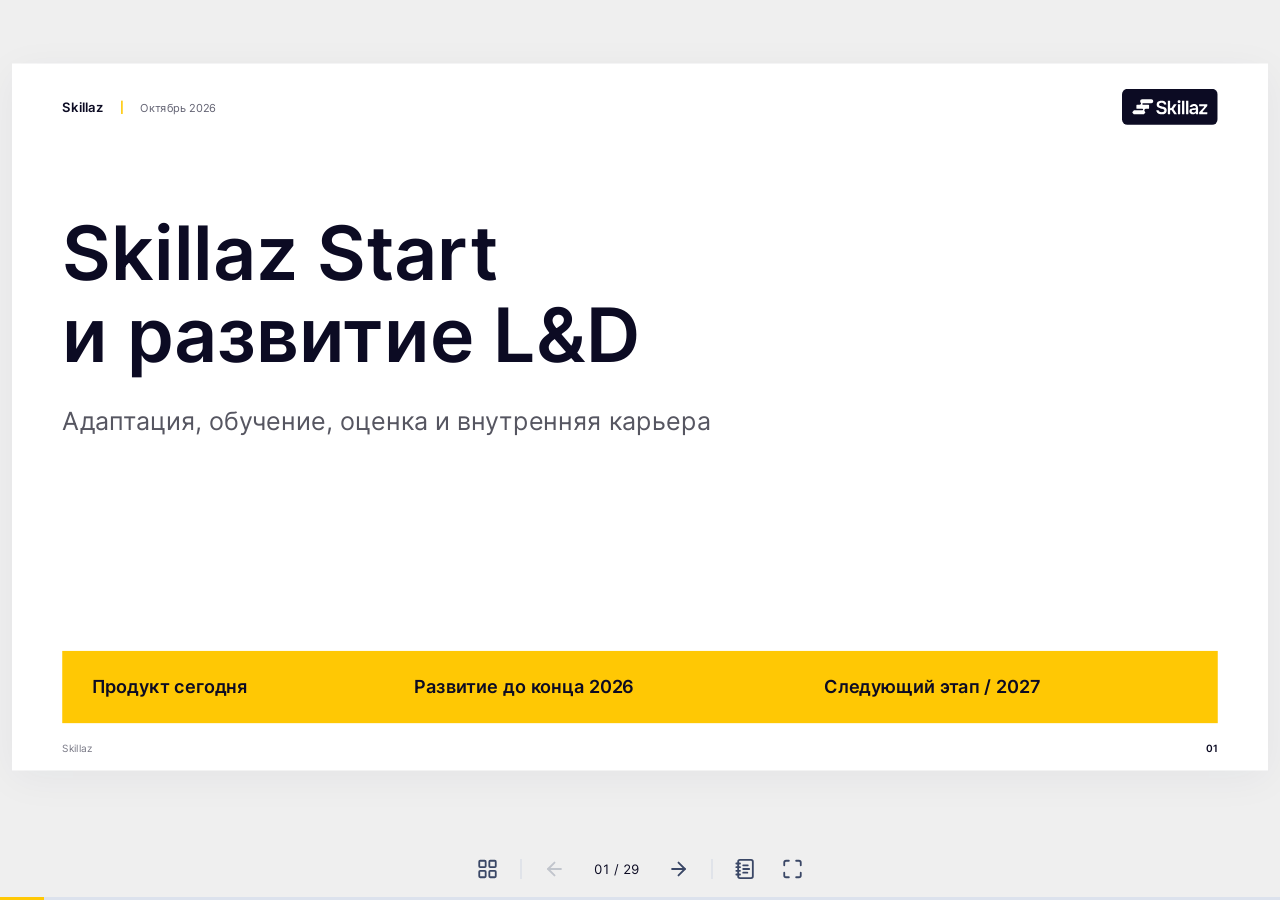
<file: start/index.html>
<!doctype html>
<html lang="ru">
<head>
  <meta charset="utf-8">
  <meta name="viewport" content="width=device-width, initial-scale=1">
  <meta name="theme-color" content="#ffc804">
  <title>Skillaz Start и развитие L&D</title>
  <link rel="stylesheet" href="theme-v2.css">
  <link rel="stylesheet" href="refinements-v2.css">
  <link rel="stylesheet" href="ai-2027.css">
<link rel="stylesheet" href="review-v4.css">
  <link rel="stylesheet" href="damate.css">
  <script defer src="assets/lucide.js"></script>
  <script defer src="image-sizes.js"></script>
  <script defer src="deck.js"></script>
  <script defer src="renderer-v2.js"></script>
</head>
<body>
  <div id="viewport"><main id="deck" aria-label="Skillaz Start и развитие L&D"></main></div>
  <nav class="controls" aria-label="Управление презентацией">
    <button id="overview-button" title="Содержание" aria-label="Содержание"><i data-lucide="layout-grid"></i></button>
    <span class="control-divider"></span>
    <button id="prev" title="Предыдущий слайд" aria-label="Предыдущий слайд"><i data-lucide="arrow-left"></i></button>
    <span id="counter" aria-live="polite"></span>
    <button id="next" title="Следующий слайд" aria-label="Следующий слайд"><i data-lucide="arrow-right"></i></button>
    <span class="control-divider"></span>
    <button id="notes-button" title="Источники и заметки" aria-label="Источники и заметки"><i data-lucide="notebook-text"></i></button>
    <button id="fullscreen" title="Полный экран" aria-label="Полный экран"><i data-lucide="maximize"></i></button>
  </nav>
  <div class="progress" aria-hidden="true"><span id="progress"></span></div>
  <dialog id="overview"><header><h2>Содержание</h2><button data-close="overview" aria-label="Закрыть"><i data-lucide="x"></i></button></header><div id="overview-content"></div></dialog>
  <dialog id="notes"><header><h2>Источники и заметки</h2><button data-close="notes" aria-label="Закрыть"><i data-lucide="x"></i></button></header><div id="notes-content"></div></dialog>
  <dialog id="lightbox"><header><span id="image-title"></span><div><button id="image-zoom" title="Масштаб 100%" aria-label="Масштаб 100%"><i data-lucide="zoom-in"></i></button><button data-close="lightbox" aria-label="Закрыть изображение"><i data-lucide="x"></i></button></div></header><div id="image-scroll"><img id="large-image" alt=""></div></dialog>
</body>
</html>
</file>
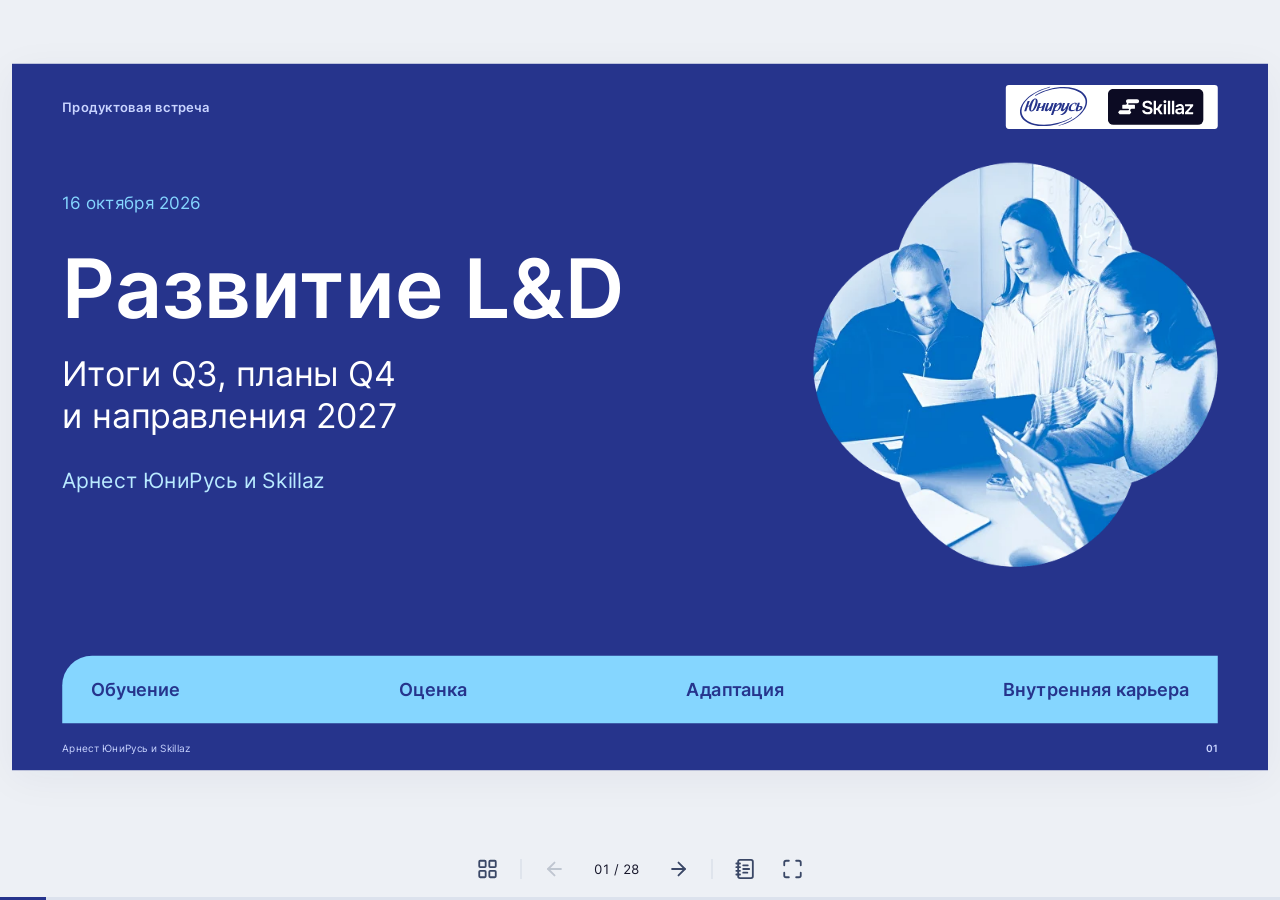
<file: unirus/index.html>
<!doctype html>
<html lang="ru">
<head>
  <meta charset="utf-8">
  <meta name="viewport" content="width=device-width, initial-scale=1">
  <meta name="theme-color" content="#1749df">
  <title>Арнест ЮниРусь × Skillaz | Развитие L&D 2026</title>
  <link rel="stylesheet" href="theme-v2.css">
  <link rel="stylesheet" href="refinements-v2.css">
  <link rel="stylesheet" href="ai-2027.css">
<link rel="stylesheet" href="review-v4.css">
  <script defer src="assets/lucide.js"></script>
  <script defer src="image-sizes.js"></script>
  <script defer src="deck-v2.js"></script>
  <script defer src="renderer-v2.js"></script>
</head>
<body>
  <div id="viewport"><main id="deck" aria-label="Презентация для Арнест ЮниРусь"></main></div>
  <nav class="controls" aria-label="Управление презентацией">
    <button id="overview-button" title="Содержание" aria-label="Содержание"><i data-lucide="layout-grid"></i></button>
    <span class="control-divider"></span>
    <button id="prev" title="Предыдущий слайд" aria-label="Предыдущий слайд"><i data-lucide="arrow-left"></i></button>
    <span id="counter" aria-live="polite"></span>
    <button id="next" title="Следующий слайд" aria-label="Следующий слайд"><i data-lucide="arrow-right"></i></button>
    <span class="control-divider"></span>
    <button id="notes-button" title="Источники и заметки" aria-label="Источники и заметки"><i data-lucide="notebook-text"></i></button>
    <button id="fullscreen" title="Полный экран" aria-label="Полный экран"><i data-lucide="maximize"></i></button>
  </nav>
  <div class="progress" aria-hidden="true"><span id="progress"></span></div>
  <dialog id="overview"><header><h2>Содержание</h2><button data-close="overview" aria-label="Закрыть"><i data-lucide="x"></i></button></header><div id="overview-content"></div></dialog>
  <dialog id="notes"><header><h2>Источники и заметки</h2><button data-close="notes" aria-label="Закрыть"><i data-lucide="x"></i></button></header><div id="notes-content"></div></dialog>
  <dialog id="lightbox"><header><span id="image-title"></span><div><button id="image-zoom" title="Масштаб 100%" aria-label="Масштаб 100%"><i data-lucide="zoom-in"></i></button><button data-close="lightbox" aria-label="Закрыть изображение"><i data-lucide="x"></i></button></div></header><div id="image-scroll"><img id="large-image" alt=""></div></dialog>
</body>
</html>
</file>
<file: start/theme-v2.css>
@font-face{font-family:Inter;src:url('assets/Inter-Regular.ttf')}@font-face{font-family:Inter;src:url('assets/Inter-SemiBold.ttf');font-weight:600}@font-face{font-family:Inter;src:url('assets/Inter-Bold.ttf');font-weight:700}
*{box-sizing:border-box}html,body{margin:0;height:100%;font-family:Inter,Arial,sans-serif;letter-spacing:0;color:#0c0b23;background:#edf0f5}button{font:inherit;cursor:pointer}button:focus-visible,a:focus-visible{outline:3px solid #394165;outline-offset:4px}button svg{width:22px;height:22px}#viewport{height:calc(100dvh - 66px);display:flex;align-items:center;justify-content:center;overflow:hidden}#deck{width:1600px;height:900px;flex:none;transform-origin:center;position:relative;background:white;box-shadow:0 10px 50px #1722450d}.slide{display:none;position:absolute;inset:0;padding:26px 64px 22px;overflow:hidden;background:white}.slide.active{display:flex;flex-direction:column}.slide-top{display:flex;align-items:center;justify-content:space-between;height:58px;flex:none;margin-bottom:24px}.section-label{font-size:17px;font-weight:600;color:#0c0b23}.logos{display:flex;gap:24px;align-items:center}.logos img:first-child{width:88px;height:56px;object-fit:contain}.logos img:last-child{width:122px;height:46px;object-fit:contain}.content{flex:1;min-height:0;display:flex;flex-direction:column;position:relative}.slide h1,.slide h2,.slide h3,.slide p{margin:0}.slide h2{font-size:48px;font-weight:600;line-height:1.13;white-space:pre-line;color:#0c0b23;max-width:1450px}.subtitle{font-size:23px;line-height:1.4;color:#555c73;margin-top:12px!important;max-width:1400px}.slide-footer{display:flex;justify-content:space-between;font-size:13px;color:#8d92a3;flex:none;height:26px;padding-top:12px;margin-top:12px}.slide-footer span:last-child{font-weight:600;color:#0c0b23}.visual{position:relative;min-width:0;min-height:0;display:flex;align-items:center;justify-content:center;flex:1}.visual>button{display:block;border:0;padding:0;background:none;max-width:100%;width:100%;height:100%;position:relative;cursor:zoom-in}.image-crop{display:block;position:relative;width:100%;max-height:100%;overflow:hidden;border-radius:7px;background:white;box-shadow:0 14px 38px #2138581c,0 2px 7px #2138580a}.image-crop img{position:absolute;max-width:none;height:auto;display:block}.zoom-mark{position:absolute;right:10px;bottom:10px;pointer-events:none;opacity:0;background:white;padding:6px;border-radius:4px;box-shadow:0 2px 8px #0002}.visual:hover .zoom-mark{opacity:1}.zoom-mark svg{width:19px;height:19px}.takeaway{font-size:21px;line-height:1.4;margin-top:24px!important;padding:18px 24px;background:#efefef;color:#0c0b23;border-radius:0 20px 20px 0;flex:none}.item-number{display:none}.pair-grid{display:grid;grid-template-columns:1fr 1fr;gap:40px;margin-top:32px;flex:1;min-height:0}.pair-grid>article{display:flex;flex-direction:column;min-height:0}.pair-grid h3{font-size:28px;font-weight:600;margin-bottom:10px}.pair-grid p{font-size:21px;line-height:1.35;color:#60677a;margin-bottom:22px;min-height:57px;max-width:680px}.pair-grid .visual{align-items:flex-start}.pair-grid .visual>button{display:flex;align-items:flex-start;justify-content:center}.pair-grid .image-crop{width:min(100%,calc(440px * var(--ratio)));max-height:440px}.pair.ai .pair-grid{gap:90px}.pair.ai .image-crop{width:min(100%,calc(475px * var(--ratio)));max-height:475px}.pair.ai .pair-grid>article{display:grid;grid-template-columns:1fr 385px;grid-template-rows:auto 1fr;column-gap:18px}.pair.ai h3{grid-column:1;grid-row:1;padding-top:45px;font-size:26px}.pair.ai p{grid-column:1;grid-row:2;padding-top:10px;font-size:21px}.pair.ai .visual{grid-column:2;grid-row:1/3}.pair.checkpoints .image-crop{width:min(100%,calc(415px * var(--ratio)));max-height:415px}.pair.editor .image-crop{width:min(100%,calc(410px * var(--ratio)));max-height:410px}.wide-layout{display:grid;grid-template-columns:minmax(0,1fr) 320px;gap:42px;flex:1;min-height:0;margin-top:32px;align-items:center}.wide-layout .visual{height:100%}.wide-layout .visual>button{display:flex;align-items:center;justify-content:center}.wide-layout .image-crop{width:min(100%,calc(550px * var(--ratio)));max-height:550px}.side-items{display:flex;flex-direction:column;gap:34px;padding-left:8px}.side-items h3,.feature-items h3{font-size:26px;font-weight:600;line-height:1.2;margin-bottom:10px}.side-items p,.feature-items p{font-size:21px;line-height:1.42;color:#5b6378}.feature-layout{display:grid;grid-template-columns:390px minmax(0,1fr);gap:58px;flex:1;min-height:0;margin-top:30px;align-items:center}.feature-items{display:flex;flex-direction:column;gap:32px}.feature-layout .visual{height:100%}.feature-layout .visual>button{display:flex;align-items:center;justify-content:center}.feature-layout .image-crop{width:min(100%,calc(530px * var(--ratio)));max-height:530px}.feature#goals-q3 .image-crop{width:min(100%,calc(485px * var(--ratio)));max-height:485px}.feature#goals-q3 .feature-layout{grid-template-columns:430px 1fr}.feature#career-q4 .feature-layout{grid-template-columns:350px 1fr}.ats-flow{display:grid;grid-template-columns:1fr 70px 1fr 70px 1fr;gap:15px;align-items:center;margin-top:38px}.ats-flow article{padding:24px;background:#efefef;border-radius:8px;min-height:160px}.ats-flow article:nth-of-type(2){background:#efefef}.ats-flow article:last-child{background:#fff3c7}.ats-flow small{font-size:16px;color:#626c80}.ats-flow h3{font-size:27px;margin:9px 0}.ats-flow p{font-size:21px;line-height:1.3}.flow-arrow{display:flex;align-items:center;justify-content:center;color:#0c0b23}.flow-arrow svg{width:34px;height:34px}.ats-evidence{display:grid;grid-template-columns:370px 1fr;gap:54px;align-items:center;flex:1;min-height:0;margin-top:35px}.ats-evidence h3{font-size:28px;line-height:1.25;margin-bottom:16px}.ats-evidence p{font-size:23px;color:#5b6378;line-height:1.45}.ats-evidence .visual{height:100%}.ats-evidence .visual>button{display:flex;align-items:center;justify-content:center}.ats-evidence .image-crop{width:min(100%,calc(335px * var(--ratio)));max-height:335px}
.cover{background:#0c0b23;color:white}.cover .section-label,.cover .slide-footer,.cover .slide-footer span:last-child{color:#c9d4ff}.cover .logos{background:white;padding:0 18px;border-radius:4px}.cover-copy{padding-top:56px;max-width:850px;z-index:1}.eyebrow{font-size:22px;color:#ffc804}.cover h1{font-size:105px;line-height:1.06;font-weight:600;margin-top:40px}.cover-subtitle{font-size:43px;line-height:1.25;margin-top:27px!important}.cover-client{font-size:27px;color:#b9eaff;margin-top:38px!important}.cover-photo{position:absolute;width:515px;height:515px;object-fit:contain;right:0;top:18px}.cover-ribbon{margin-top:auto;background:#ffc804;color:#0c0b23;border-radius:38px 0 0 0;padding:29px 36px;display:flex;justify-content:space-between;font-size:23px;font-weight:600}.chapter{background:#efefef}.chapter.q4{background:#efefef}.chapter-heading{display:grid;grid-template-columns:300px 1fr;align-items:center;gap:70px;margin:28px 0 50px}.quarter{font-size:148px;font-weight:600;line-height:1;color:#0c0b23}.chapter h2{font-size:59px}.chapter-items{display:grid;grid-template-columns:1fr 1fr;gap:36px 72px}.chapter-items article{display:grid;grid-template-columns:60px 1fr}.chapter-items .item-number{display:block;grid-row:1/3;font-size:22px;color:#394165;margin-top:5px}.chapter-items h3{font-size:31px;font-weight:600;margin-bottom:13px}.chapter-items p{font-size:24px;line-height:1.38;max-width:560px;color:#535c6f}.chapter-dates{display:flex;justify-content:space-between;font-size:21px;margin-top:auto;padding:28px 0 4px;color:#3b523e}.chapter-dates b{color:#236320;margin-right:12px}.date-line{display:grid;grid-template-columns:1fr 1fr;gap:70px;margin-top:38px}.date-line>div{background:#efefef;padding:20px 30px 27px}.date-line>div:last-child{background:#fff3c7}.date-line strong{font-size:105px;font-weight:600;color:#0c0b23}.date-line span{font-size:33px;margin-left:20px}.date-line h3{font-size:28px;font-weight:600;margin-top:5px}.timing-items{display:grid;grid-template-columns:repeat(3,1fr);gap:48px;margin-top:42px}.timing-items h3{font-size:27px;line-height:1.2;margin-bottom:16px}.timing-items p{font-size:22px;line-height:1.4;color:#5b6378}.timing .takeaway{margin-top:auto!important}.closing{background:#efefef}.closing h2{font-size:74px;margin-top:40px}.closing .subtitle{font-size:30px;max-width:1100px;margin-top:24px!important}.closing-items{display:grid;grid-template-columns:repeat(3,1fr);gap:58px;margin-top:66px}.closing-items .item-number{display:block;font-size:24px;color:#394165;margin-bottom:22px}.closing-items h3{font-size:32px;margin-bottom:17px}.closing-items p{font-size:24px;line-height:1.5;color:#596478}.closing-sign{margin-top:auto!important;font-size:35px;font-weight:600;color:#0c0b23}.closing-sign span{font-weight:400;margin:0 20px;color:#394165}
.workflow-diagram{margin-top:58px}.workflow-main{display:grid;grid-template-columns:220px 35px 235px 35px 260px 35px 235px 35px 245px;gap:13px;align-items:center}.flow-node,.parallel article{padding:24px 22px;border-radius:7px;background:#edf6ff;box-shadow:0 10px 24px #1d335515;min-height:260px}.flow-node small,.parallel small{font-size:16px;color:#5a6990;display:block;margin-bottom:20px}.flow-node>svg{width:33px;height:33px;color:#0c0b23;margin-bottom:18px}.flow-node h3,.parallel h3{font-size:25px;font-weight:600;line-height:1.18;margin-bottom:13px}.flow-node p,.parallel p{font-size:19px;color:#5b6378;line-height:1.38}.parallel{display:grid;gap:20px}.parallel article{min-height:135px;background:#efefef}.parallel article:first-child{background:#efefef}.decision{background:#efefef}.finish{background:#fff3c7}.return-path{margin:30px 272px 0 545px;display:flex;gap:25px;align-items:center;padding:18px 0;border-top:2px solid #c9cce8;color:#0c0b23}.return-path span{font-size:19px;display:flex;gap:10px;align-items:center;white-space:nowrap}.return-path svg{width:25px;height:25px}.return-path p{font-size:17px;line-height:1.3;color:#626a7b}.workflow-bottom{margin-top:30px;display:grid;grid-template-columns:1fr 1fr;gap:60px}.workflow-bottom p{font-size:22px;line-height:1.5;color:#626a7b}.workflow-bottom b{color:#0c0b23}.concept-note{font-size:17px;color:#838b9e;margin-top:auto!important}
.controls{position:fixed;bottom:10px;left:50%;transform:translateX(-50%);height:42px;display:flex;gap:7px;align-items:center;z-index:30}.controls button,dialog header button{border:0;background:transparent;color:#3a4766;display:flex;align-items:center;justify-content:center;width:40px;height:40px;border-radius:6px}.controls button:hover,dialog header button:hover{background:#dce3ef}.controls button:disabled{opacity:.25;cursor:default}#counter{font-size:13px;min-width:70px;text-align:center;font-variant-numeric:tabular-nums}.control-divider{width:1px;height:20px;background:#d1d8e4;margin:0 6px}.progress{position:fixed;bottom:0;height:3px;left:0;right:0;background:#dce2ed}.progress span{display:block;height:100%;background:#0c0b23;transition:width .2s}dialog{border:0;border-radius:12px;box-shadow:0 20px 100px #18244335;width:min(900px,94vw);max-height:88vh;padding:25px;color:#0c0b23}dialog::backdrop{background:#151c3a99;backdrop-filter:blur(3px)}dialog header{display:flex;align-items:center;justify-content:space-between;gap:20px;margin-bottom:15px}dialog header h2{font-size:23px;margin:0}dialog header>div{display:flex}#overview-content{display:grid;grid-template-columns:1fr 1fr;gap:6px 16px}#overview-content h3{grid-column:1/-1;font-size:16px;color:#0c0b23;margin:20px 0 8px}#overview-content button{text-align:left;border:0;background:#f4f6fa;padding:12px;display:flex;gap:15px;font-size:15px;border-radius:4px}#overview-content button.current{background:#e1f0ff;color:#0c0b23}#overview-content button span{color:#8c95a8}#notes-content{font-size:18px;line-height:1.6}#notes-content a{display:block;color:#0c0b23;margin-top:12px}#lightbox{width:96vw;max-width:1800px;height:93vh;max-height:93vh;padding:18px}#image-title{font-size:18px}#image-scroll{height:calc(100% - 58px);overflow:auto;display:flex;align-items:flex-start;justify-content:center;background:#f2f4f8}#large-image{max-width:100%;max-height:100%;object-fit:contain}#image-scroll.actual{display:block}#image-scroll.actual img{max-width:none;max-height:none}
@media(max-width:760px){html,body{height:auto}#viewport{display:block;height:auto;overflow:visible;padding:0 0 65px}#deck{width:100%;height:auto;box-shadow:none}.slide{position:relative;padding:20px 22px 25px;min-height:calc(100dvh - 65px);overflow:hidden}.slide-top{margin-bottom:27px;height:42px}.section-label{font-size:12px;max-width:150px}.logos{gap:10px}.logos img:first-child{width:53px;height:38px}.logos img:last-child{width:70px;height:30px}.slide h2{font-size:32px}.subtitle{font-size:18px;margin-top:14px!important}.slide-footer{font-size:11px;margin-top:25px}.content{gap:0}.pair-grid{grid-template-columns:1fr;gap:35px;margin-top:27px}.pair-grid h3{font-size:24px}.pair-grid p{font-size:18px;min-height:0;margin-bottom:16px}.pair-grid .visual{min-height:0}.visual>button{height:auto!important}.image-crop{max-height:none!important;width:100%!important}.pair.ai .pair-grid{gap:32px}.pair.ai .pair-grid>article{display:flex}.pair.ai h3,.pair.ai p{padding-top:0}.pair.ai .visual{width:min(100%,360px);align-self:center}.takeaway{font-size:17px;padding:16px 18px;margin-top:27px!important}.wide-layout,.feature-layout,.feature#goals-q3 .feature-layout,.feature#career-q4 .feature-layout{display:flex;flex-direction:column;gap:28px;margin-top:28px;align-items:stretch}.wide-layout .visual{order:0}.side-items{order:1}.feature-items{order:1}.side-items,.feature-items{gap:23px;padding:0}.side-items h3,.feature-items h3{font-size:23px}.side-items p,.feature-items p{font-size:18px}.ats-flow{grid-template-columns:1fr;gap:12px;margin-top:25px}.ats-flow article{min-height:0;padding:20px}.ats-flow h3{font-size:24px}.ats-flow p{font-size:18px}.ats-flow .flow-arrow{transform:rotate(90deg);height:30px}.ats-evidence{display:flex;flex-direction:column;gap:23px;margin-top:30px}.ats-evidence h3{font-size:24px}.ats-evidence p{font-size:18px}.cover-copy{padding-top:15px;max-width:none}.cover h1{font-size:53px;margin-top:22px}.eyebrow{font-size:17px}.cover-subtitle{font-size:29px;margin-top:20px!important}.cover-client{font-size:20px;margin-top:21px!important}.cover-photo{position:static;width:230px;height:230px;align-self:center;margin:30px 0}.cover-ribbon{font-size:16px;display:grid;grid-template-columns:1fr 1fr;gap:17px;padding:23px;border-radius:20px 0 0 0}.cover .logos{padding:0 8px}.chapter-heading{display:block;margin:15px 0 28px}.quarter{font-size:80px;display:block;margin-bottom:25px}.chapter h2{font-size:33px}.chapter-items{grid-template-columns:1fr;gap:27px}.chapter-items article{grid-template-columns:40px 1fr}.chapter-items h3{font-size:25px;margin-bottom:10px}.chapter-items p{font-size:19px}.chapter-items .item-number{font-size:17px}.chapter-dates{flex-direction:column;gap:16px;font-size:17px;line-height:1.5;padding-top:35px}.chapter-dates b{display:block}.date-line{grid-template-columns:1fr;gap:20px;margin-top:27px}.date-line strong{font-size:72px}.date-line span{font-size:26px}.date-line h3{font-size:23px}.timing-items{grid-template-columns:1fr;gap:24px;margin-top:28px}.timing-items h3{font-size:24px}.timing-items p{font-size:18px}.timing .takeaway{margin-top:26px!important}.closing h2{font-size:42px;margin-top:25px}.closing .subtitle{font-size:22px}.closing-items{grid-template-columns:1fr;gap:28px;margin-top:35px}.closing-items .item-number{font-size:18px;margin-bottom:10px}.closing-items h3{font-size:26px}.closing-items p{font-size:19px}.closing-sign{font-size:24px;margin-top:38px!important}.closing-sign span{margin:0 8px}.workflow-diagram{margin-top:32px}.workflow-main{display:flex;flex-direction:column;gap:16px}.flow-node,.parallel{width:100%}.flow-node{min-height:0}.workflow-main>.flow-arrow{transform:rotate(90deg)}.parallel{gap:16px}.flow-node h3,.parallel h3{font-size:25px}.return-path{margin:25px 0 0;display:block}.return-path p{margin-top:12px}.workflow-bottom{grid-template-columns:1fr;gap:20px}.workflow-bottom p{font-size:19px}.concept-note{font-size:15px;margin-top:22px!important}.controls{width:100%;justify-content:center;gap:4px;background:#edf0f5;height:50px;bottom:3px}.control-divider{margin:0 3px}#overview-content{grid-template-columns:1fr}#lightbox{padding:10px}#image-title{font-size:14px}}
@media print{@page{size:1600px 900px;margin:0}html,body{height:auto;background:white}#viewport{display:block;height:auto;padding:0;overflow:visible}#deck{transform:none!important;height:auto;width:1600px;box-shadow:none}.slide,.slide.active{position:relative;display:flex;width:1600px;height:900px;break-after:page;print-color-adjust:exact;-webkit-print-color-adjust:exact}.controls,.progress,dialog{display:none!important}}
</file>
<file: start/refinements-v2.css>
/* Keep captions outside the screenshot area on evidence-heavy slides. */
.pair .takeaway{font-size:18px;padding:0;background:none;border-radius:0;margin-top:18px!important;color:#626b82}
.pair-grid .image-crop{width:min(100%,calc(410px * var(--ratio)));max-height:410px}
.detail-stack{display:flex;flex-direction:column;gap:22px;min-height:0;flex:1}
.detail-stack .visual{flex:0 0 auto;display:block}
.detail-stack .visual>button{height:auto}
.pair.editor .detail-stack .image-crop{width:100%;max-height:none}
.pair.editor .pair-grid{gap:50px}
.feature#goals-q3 .feature-layout{grid-template-columns:410px 1fr;gap:40px}
.feature#goals-q3 .image-crop{width:min(100%,calc(490px * var(--ratio)));max-height:490px}
@media(max-width:760px){.feature#goals-q3 .feature-layout{display:flex;gap:26px}.pair .takeaway{font-size:17px;line-height:1.45;margin-top:25px!important}.detail-stack{gap:20px}.pair.editor .pair-grid{gap:35px}}
</file>
<file: start/ai-2027.css>
.ai-period{display:flex;gap:20px;align-items:baseline;margin:26px 0 25px;color:#0c0b23;font-size:23px}.ai-period span{font-size:16px;color:#81879c}.ai-actors{display:grid;gap:48px;grid-template-columns:repeat(2,minmax(0,1fr));flex:1;min-height:0}.ai-actors.count-3{grid-template-columns:repeat(3,minmax(0,1fr));gap:40px}.ai-actors article{display:flex;flex-direction:column;min-height:0}.actor-heading{display:flex;gap:18px;align-items:center;margin-bottom:21px}.actor-heading>svg{width:36px;height:36px;color:#0c0b23;flex:none}.actor-heading small{font-size:16px;color:#737d91;display:block;margin-bottom:7px}.actor-heading h3{font-size:30px;font-weight:600}.ai-route{padding:19px 23px;background:#e6f6ff;display:grid;grid-template-columns:1fr 24px 1fr;gap:20px;align-items:center;min-height:104px;font-size:21px;line-height:1.3}.ai-route>svg{width:24px;height:24px;transform:rotate(-90deg);color:#0c0b23}.ai-route b{font-weight:600;color:#0c0b23}.ai-actors article:nth-child(2) .ai-route{background:#ecf7e7}.ai-actors article:nth-child(3) .ai-route{background:#efefef}.ai-actors ul{margin:26px 0 0;padding-left:23px;display:grid;gap:18px}.ai-actors li{font-size:22px;line-height:1.4;padding-left:3px;color:#545f75}.ai-actors li::marker{color:#0c0b23}.ai-result{font-size:19px;line-height:1.4;color:#0c0b23;margin-top:auto!important;padding-top:18px}.aimap .takeaway{font-size:19px;margin-top:24px!important;padding:16px 22px}.count-3 .ai-route{grid-template-columns:1fr;gap:7px;min-height:150px;padding:16px 22px}.count-3 .ai-route svg{transform:none;width:19px;height:19px}.count-3 .ai-actors li{font-size:21px}.count-3 .actor-heading h3{font-size:28px}.count-3 ul{gap:14px;margin-top:20px}.count-3 li{font-size:20px}.count-3 .ai-result{font-size:17px}
.cover-subtitle{white-space:pre-line}
@media(max-width:760px){.ai-period{display:block;margin:24px 0;font-size:22px}.ai-period span{display:block;font-size:15px;margin-top:8px}.ai-actors,.ai-actors.count-3{display:flex;flex-direction:column;gap:35px}.actor-heading h3{font-size:26px}.actor-heading small{font-size:14px}.ai-route{grid-template-columns:1fr;gap:9px;font-size:20px}.ai-route svg{transform:none}.ai-actors li,.count-3 li{font-size:18px}.ai-actors ul{gap:14px;margin-top:22px}.ai-result,.count-3 .ai-result{font-size:17px;margin-top:18px!important}.aimap .takeaway{font-size:17px;margin-top:30px!important}.actor-heading{gap:13px}}
</file>
<file: start/review-v4.css>
.full-pair{display:grid;grid-template-columns:1fr 1fr;gap:36px;margin-top:24px;min-height:0;flex:1}
.full-pair article{display:flex;flex-direction:column;min-height:0}
.full-pair h3{font-size:26px;font-weight:600;line-height:1.2;margin-bottom:9px}
.full-pair p{font-size:20px;line-height:1.35;color:#60677a;margin-bottom:18px;min-height:54px}
.full-picture{display:flex;align-items:flex-start;justify-content:center;min-height:0;min-width:0;flex:1;border:0;background:transparent;padding:0;cursor:zoom-in}
.full-picture img{display:block;object-fit:contain;max-width:100%;max-height:100%;width:auto;height:auto;box-shadow:0 12px 32px #21385824;border-radius:4px}
.fullpair .full-picture img{max-height:515px}
.fullimage .full-picture{margin-top:22px;align-items:center}
.fullimage .full-picture img{max-height:570px}
.thanks{background:#efefef}
.thanks .content{justify-content:center;align-items:center}
.thanks h1{font-size:96px;line-height:1.15;font-weight:600;color:#0c0b23;text-align:center}
.thanks .slide-footer span:first-child{visibility:hidden}
.gateway-flow{display:grid;grid-template-columns:1fr 30px 1.12fr 30px 1.1fr 30px 1.1fr 30px 1.13fr;gap:10px;align-items:stretch;margin-top:30px}
.gateway-step{padding:20px 18px;background:#efefef;border-radius:7px;box-shadow:0 8px 22px #21385814}
.gateway-step>svg{width:28px;height:28px;color:#0c0b23;margin-bottom:14px}
.gateway-step small{display:block;color:#626b82;font-size:15px;line-height:1.3;min-height:39px}
.gateway-step h3{font-size:25px;font-weight:600;line-height:1.2;margin:8px 0 12px}
.gateway-step p{font-size:18px;line-height:1.4;color:#505a71}
.gateway-step.step-2{background:#0c0b23;color:white}
.gateway-step.step-2 svg,.gateway-step.step-2 small,.gateway-step.step-2 p{color:#dceeff}
.gateway-step.step-3{background:#efefef}.gateway-step.step-4{background:#fff3c7}
.gateway-arrow{display:flex;align-items:center;justify-content:center;color:#0c0b23}
.gateway-arrow svg{width:27px;height:27px}
.gateway-outcome{display:grid;grid-template-columns:235px 1fr;gap:20px;margin-top:25px;font-size:21px;line-height:1.4}
.gateway-outcome b{color:#0c0b23}.gateway-outcome p{color:#505a71}
.security-title{font-size:25px;font-weight:600;margin-top:25px!important}
.gateway-safety{display:grid;grid-template-columns:repeat(4,1fr);gap:30px;margin-top:18px}
.gateway-safety article{position:relative;padding-left:35px}
.gateway-safety svg{position:absolute;left:0;top:2px;width:24px;height:24px;color:#238468}
.gateway-safety h4{font-size:21px;font-weight:600;margin:0 0 10px}
.gateway-safety p{font-size:18px;line-height:1.4;color:#60677a}
.gateway-note{font-size:15px;color:#7b8294;margin-top:auto!important;padding-top:16px}
.assessment-evidence .takeaway{background:none;padding:0;font-size:21px;margin-top:22px!important;color:#536078}
.assessment-evidence .full-picture img{max-height:445px}
.roles-evidence .takeaway{background:none;padding:0;font-size:18px;margin-top:22px!important;color:#536078}
.roles-evidence .full-picture img{max-height:445px}
@media(max-width:760px){
 .full-pair{grid-template-columns:1fr;gap:32px}.full-pair h3{font-size:24px}.full-pair p{font-size:18px;min-height:0}
 .full-picture img,.fullpair .full-picture img,.fullimage .full-picture img{max-height:none;width:100%;height:auto}
 .thanks h1{font-size:44px}.thanks .content{min-height:60vh}
 .gateway-flow{display:flex;flex-direction:column;gap:15px}.gateway-arrow{transform:rotate(90deg)}
 .gateway-step small{min-height:0}.gateway-step{padding:22px}.gateway-outcome{grid-template-columns:1fr;gap:12px;font-size:19px}
 .gateway-safety{grid-template-columns:1fr;gap:24px}.gateway-note{margin-top:25px!important}
 .assessment-evidence .full-picture img{max-height:none}.assessment-evidence .takeaway{font-size:18px}
 .roles-evidence .full-picture img{max-height:none}
}
</file>
<file: start/damate.css>
:root{--ink:#0c0b23;--accent:#ffc804;--muted:#626272}
html,body{background:#efefef;color:var(--ink)}
.slide-top{height:58px;margin-bottom:24px}.section-label{color:var(--ink);display:flex;align-items:center;gap:22px;max-width:1200px}.stage{font-size:14px;font-weight:400;color:var(--muted);padding-left:22px;border-left:2px solid var(--accent)}
.logos img:first-child,.logos img:last-child{width:122px;height:46px;object-fit:contain}.slide h2{color:var(--ink)}
.slide-footer{color:#777784}.takeaway{background:#fff3c7;color:var(--ink);border-radius:0;padding:17px 22px}
.progress span{background:var(--accent)}.controls{color:var(--ink)}.controls button:hover{background:#ffebaa}
.damate-cover-copy{padding-top:38px}.client-name{font-size:32px;font-weight:600}.damate-cover h1{font-size:96px;font-weight:600;line-height:1.08;white-space:pre-line;margin-top:44px;max-width:1380px}.cover-description{font-size:32px;line-height:1.35;max-width:1100px;margin-top:36px!important;color:#565661}.cover-topics{display:grid;grid-template-columns:1fr 1.3fr 1.25fr;gap:40px;padding:32px 38px;margin-top:auto;background:var(--accent);font-size:23px;font-weight:600}
.chapter{background:#efefef}.chapter-heading{grid-template-columns:345px 1fr;gap:56px;margin:28px 0 60px}.quarter{font-size:116px;color:var(--ink)}.chapter h2{font-size:56px}.chapter-items .item-number{color:var(--ink);border-top:5px solid var(--accent);width:35px;padding-top:10px}.chapter-items{gap:44px 65px}.chapter-items p{font-size:23px}.chapter-items h3{font-size:29px}
.principle-grid{display:grid;grid-template-columns:1fr 1fr;gap:44px 78px;margin-top:48px;flex:1;align-content:start}.principle-grid article{position:relative;padding-left:68px}.principle-grid .item-number{display:block;position:absolute;left:0;top:0;font-size:19px;padding-top:12px;border-top:5px solid var(--accent);width:37px}.principle-grid h3{font-size:30px;line-height:1.2;margin-bottom:16px;font-weight:600}.principle-grid p{font-size:23px;line-height:1.45;max-width:560px;color:#5b5b6a}.principles .takeaway{margin-top:auto!important}
.business-route{display:grid;grid-template-columns:repeat(var(--steps),minmax(0,1fr));gap:46px;margin:auto 0;align-items:start;padding:42px 0}.business-route article{position:relative;min-width:0}.route-symbol{width:78px;height:78px;background:var(--accent);display:flex;align-items:center;justify-content:center;margin-bottom:28px}.route-symbol svg{width:37px;height:37px}.business-route small{font-size:16px;color:#777784}.business-route h3{font-size:28px;line-height:1.2;margin:13px 0 18px;font-weight:600}.business-route p{font-size:22px;line-height:1.4;color:#5b5b6a}.route-arrow{position:absolute;right:-29px;top:28px}.route-arrow svg{width:26px;height:26px}.journey .takeaway{margin-top:0!important}
.future-features{display:grid;grid-template-columns:1fr 1fr;gap:70px;margin-top:34px}.future-features h3{font-size:28px;margin-bottom:12px}.future-features p{font-size:22px;line-height:1.4;color:#5b5b6a}.learning-future .business-route{margin:28px 0 0;padding:0;gap:65px}.learning-future .route-symbol{width:52px;height:52px;margin-bottom:12px}.learning-future .route-symbol svg{width:27px;height:27px}.learning-future .business-route small{display:none}.learning-future .business-route h3{font-size:25px;margin:12px 0}.learning-future .business-route p{font-size:19px}.learning-future .route-arrow{top:14px}.learning-future .takeaway{margin-top:auto!important;font-size:19px}
.integration-options{display:grid;grid-template-columns:repeat(3,1fr);gap:50px;margin-top:32px}.integration-options article{border-top:5px solid var(--accent);padding-top:19px}.integration-options h3{font-size:28px;margin-bottom:12px}.integration-options p{font-size:21px;line-height:1.4;color:#5b5b6a}.integration-evidence{display:grid;grid-template-columns:420px 1fr;gap:60px;align-items:center;min-height:0;flex:1;margin-top:25px}.integration-evidence h3{font-size:27px;line-height:1.25;margin-bottom:16px}.integration-evidence p{font-size:22px;line-height:1.4;color:#5b5b6a}.integration-evidence .full-picture{height:275px}.integration-evidence .full-picture img{max-height:275px}.integration .takeaway{font-size:19px;margin-top:18px!important}
.flow-node,.parallel article,.parallel article:first-child,.decision,.finish{background:#efefef}.parallel article:last-child,.finish{background:#fff3c7}.flow-node small,.parallel small{color:#656574}.return-path{border-color:#ffc804}
.ai-period strong,.ai-period span{color:var(--ink)}.ai-period{background:none;border-top:4px solid var(--accent);padding-top:13px}.ai-actors article,.ai-actors article:nth-child(2),.ai-actors article:nth-child(3){background:transparent}.ai-route,.ai-actors article:nth-child(2) .ai-route,.ai-actors article:nth-child(3) .ai-route{background:#efefef}.ai-actors .actor-heading>svg{color:var(--ink)}.ai-route b,.ai-result{color:var(--ink)}.gateway-safety svg{color:var(--ink)}.gateway-step.step-2{background:var(--ink)}.gateway-step.step-2 svg,.gateway-step.step-2 small,.gateway-step.step-2 p{color:#fff3c7}.gateway-note{font-size:14px}.thanks{background:var(--accent)}.thanks h1{color:var(--ink)}
@media(max-width:760px){
 .slide-top{height:auto;min-height:42px;gap:15px}.section-label{display:block;font-size:12px;max-width:240px}.stage{display:block;font-size:10px;border-left:0;padding:6px 0 0}.logos img:first-child,.logos img:last-child{width:85px;height:32px}.damate-cover-copy{padding-top:20px}.client-name{font-size:23px}.damate-cover h1{font-size:47px;margin-top:32px}.cover-description{font-size:23px;margin-top:26px!important}.cover-topics{grid-template-columns:1fr;gap:18px;font-size:18px;padding:24px;margin-top:55px}.principle-grid{grid-template-columns:1fr;gap:30px;margin-top:32px}.principle-grid article{padding-left:45px}.principle-grid .item-number{font-size:15px;width:25px}.principle-grid h3{font-size:24px}.principle-grid p{font-size:18px}.principles .takeaway{margin-top:30px!important}.chapter-heading{display:block;margin:15px 0 32px}.quarter{font-size:82px}.chapter h2{font-size:33px}.chapter-items h3{font-size:25px}.chapter-items p{font-size:19px}.business-route{grid-template-columns:1fr;gap:35px;padding:30px 0;margin:0}.business-route article{padding-left:76px;min-height:130px}.route-symbol{position:absolute;left:0;top:0;width:52px;height:52px}.route-symbol svg{width:27px;height:27px}.business-route h3{font-size:24px;margin:8px 0 12px}.business-route p{font-size:18px}.route-arrow{display:none}.future-features,.integration-options{grid-template-columns:1fr;gap:28px}.future-features h3,.integration-options h3{font-size:24px}.future-features p,.integration-options p{font-size:18px}.learning-future .business-route{gap:25px;padding-bottom:20px}.learning-future .takeaway{font-size:17px}.integration-evidence{grid-template-columns:1fr;gap:24px;margin-top:35px}.integration-evidence h3{font-size:24px}.integration-evidence p{font-size:18px}.integration-evidence .full-picture{height:auto}.integration-evidence .full-picture img{max-height:none}.integration .takeaway{font-size:17px;margin-top:26px!important}.controls{background:#efefef}
}
</file>
<file: unirus/theme-v2.css>
@font-face{font-family:Inter;src:url('assets/Inter-Regular.ttf')}@font-face{font-family:Inter;src:url('assets/Inter-SemiBold.ttf');font-weight:600}@font-face{font-family:Inter;src:url('assets/Inter-Bold.ttf');font-weight:700}
*{box-sizing:border-box}html,body{margin:0;height:100%;font-family:Inter,Arial,sans-serif;letter-spacing:0;color:#17172b;background:#edf0f5}button{font:inherit;cursor:pointer}button:focus-visible,a:focus-visible{outline:3px solid #1c97ff;outline-offset:4px}button svg{width:22px;height:22px}#viewport{height:calc(100dvh - 66px);display:flex;align-items:center;justify-content:center;overflow:hidden}#deck{width:1600px;height:900px;flex:none;transform-origin:center;position:relative;background:white;box-shadow:0 10px 50px #1722450d}.slide{display:none;position:absolute;inset:0;padding:26px 64px 22px;overflow:hidden;background:white}.slide.active{display:flex;flex-direction:column}.slide-top{display:flex;align-items:center;justify-content:space-between;height:58px;flex:none;margin-bottom:24px}.section-label{font-size:17px;font-weight:600;color:#26348c}.logos{display:flex;gap:24px;align-items:center}.logos img:first-child{width:88px;height:56px;object-fit:contain}.logos img:last-child{width:122px;height:46px;object-fit:contain}.content{flex:1;min-height:0;display:flex;flex-direction:column;position:relative}.slide h1,.slide h2,.slide h3,.slide p{margin:0}.slide h2{font-size:48px;font-weight:600;line-height:1.13;white-space:pre-line;color:#26348c;max-width:1450px}.subtitle{font-size:23px;line-height:1.4;color:#555c73;margin-top:12px!important;max-width:1400px}.slide-footer{display:flex;justify-content:space-between;font-size:13px;color:#8d92a3;flex:none;height:26px;padding-top:12px;margin-top:12px}.slide-footer span:last-child{font-weight:600;color:#26348c}.visual{position:relative;min-width:0;min-height:0;display:flex;align-items:center;justify-content:center;flex:1}.visual>button{display:block;border:0;padding:0;background:none;max-width:100%;width:100%;height:100%;position:relative;cursor:zoom-in}.image-crop{display:block;position:relative;width:100%;max-height:100%;overflow:hidden;border-radius:7px;background:white;box-shadow:0 14px 38px #2138581c,0 2px 7px #2138580a}.image-crop img{position:absolute;max-width:none;height:auto;display:block}.zoom-mark{position:absolute;right:10px;bottom:10px;pointer-events:none;opacity:0;background:white;padding:6px;border-radius:4px;box-shadow:0 2px 8px #0002}.visual:hover .zoom-mark{opacity:1}.zoom-mark svg{width:19px;height:19px}.takeaway{font-size:21px;line-height:1.4;margin-top:24px!important;padding:18px 24px;background:#e8f6ff;color:#26348c;border-radius:0 20px 20px 0;flex:none}.item-number{display:none}.pair-grid{display:grid;grid-template-columns:1fr 1fr;gap:40px;margin-top:32px;flex:1;min-height:0}.pair-grid>article{display:flex;flex-direction:column;min-height:0}.pair-grid h3{font-size:28px;font-weight:600;margin-bottom:10px}.pair-grid p{font-size:21px;line-height:1.35;color:#60677a;margin-bottom:22px;min-height:57px;max-width:680px}.pair-grid .visual{align-items:flex-start}.pair-grid .visual>button{display:flex;align-items:flex-start;justify-content:center}.pair-grid .image-crop{width:min(100%,calc(440px * var(--ratio)));max-height:440px}.pair.ai .pair-grid{gap:90px}.pair.ai .image-crop{width:min(100%,calc(475px * var(--ratio)));max-height:475px}.pair.ai .pair-grid>article{display:grid;grid-template-columns:1fr 385px;grid-template-rows:auto 1fr;column-gap:18px}.pair.ai h3{grid-column:1;grid-row:1;padding-top:45px;font-size:26px}.pair.ai p{grid-column:1;grid-row:2;padding-top:10px;font-size:21px}.pair.ai .visual{grid-column:2;grid-row:1/3}.pair.checkpoints .image-crop{width:min(100%,calc(415px * var(--ratio)));max-height:415px}.pair.editor .image-crop{width:min(100%,calc(410px * var(--ratio)));max-height:410px}.wide-layout{display:grid;grid-template-columns:minmax(0,1fr) 320px;gap:42px;flex:1;min-height:0;margin-top:32px;align-items:center}.wide-layout .visual{height:100%}.wide-layout .visual>button{display:flex;align-items:center;justify-content:center}.wide-layout .image-crop{width:min(100%,calc(550px * var(--ratio)));max-height:550px}.side-items{display:flex;flex-direction:column;gap:34px;padding-left:8px}.side-items h3,.feature-items h3{font-size:26px;font-weight:600;line-height:1.2;margin-bottom:10px}.side-items p,.feature-items p{font-size:21px;line-height:1.42;color:#5b6378}.feature-layout{display:grid;grid-template-columns:390px minmax(0,1fr);gap:58px;flex:1;min-height:0;margin-top:30px;align-items:center}.feature-items{display:flex;flex-direction:column;gap:32px}.feature-layout .visual{height:100%}.feature-layout .visual>button{display:flex;align-items:center;justify-content:center}.feature-layout .image-crop{width:min(100%,calc(530px * var(--ratio)));max-height:530px}.feature#goals-q3 .image-crop{width:min(100%,calc(485px * var(--ratio)));max-height:485px}.feature#goals-q3 .feature-layout{grid-template-columns:430px 1fr}.feature#career-q4 .feature-layout{grid-template-columns:350px 1fr}.ats-flow{display:grid;grid-template-columns:1fr 70px 1fr 70px 1fr;gap:15px;align-items:center;margin-top:38px}.ats-flow article{padding:24px;background:#edf7ff;border-radius:8px;min-height:160px}.ats-flow article:nth-of-type(2){background:#e8f7ed}.ats-flow article:last-child{background:#f7eafb}.ats-flow small{font-size:16px;color:#626c80}.ats-flow h3{font-size:27px;margin:9px 0}.ats-flow p{font-size:21px;line-height:1.3}.flow-arrow{display:flex;align-items:center;justify-content:center;color:#26348c}.flow-arrow svg{width:34px;height:34px}.ats-evidence{display:grid;grid-template-columns:370px 1fr;gap:54px;align-items:center;flex:1;min-height:0;margin-top:35px}.ats-evidence h3{font-size:28px;line-height:1.25;margin-bottom:16px}.ats-evidence p{font-size:23px;color:#5b6378;line-height:1.45}.ats-evidence .visual{height:100%}.ats-evidence .visual>button{display:flex;align-items:center;justify-content:center}.ats-evidence .image-crop{width:min(100%,calc(335px * var(--ratio)));max-height:335px}
.cover{background:#26348c;color:white}.cover .section-label,.cover .slide-footer,.cover .slide-footer span:last-child{color:#c9d4ff}.cover .logos{background:white;padding:0 18px;border-radius:4px}.cover-copy{padding-top:56px;max-width:850px;z-index:1}.eyebrow{font-size:22px;color:#85d6ff}.cover h1{font-size:105px;line-height:1.06;font-weight:600;margin-top:40px}.cover-subtitle{font-size:43px;line-height:1.25;margin-top:27px!important}.cover-client{font-size:27px;color:#b9eaff;margin-top:38px!important}.cover-photo{position:absolute;width:515px;height:515px;object-fit:contain;right:0;top:18px}.cover-ribbon{margin-top:auto;background:#85d6ff;color:#26348c;border-radius:38px 0 0 0;padding:29px 36px;display:flex;justify-content:space-between;font-size:23px;font-weight:600}.chapter{background:#e9f7ff}.chapter.q4{background:#ebf7e6}.chapter-heading{display:grid;grid-template-columns:300px 1fr;align-items:center;gap:70px;margin:28px 0 50px}.quarter{font-size:148px;font-weight:600;line-height:1;color:#26348c}.chapter h2{font-size:59px}.chapter-items{display:grid;grid-template-columns:1fr 1fr;gap:36px 72px}.chapter-items article{display:grid;grid-template-columns:60px 1fr}.chapter-items .item-number{display:block;grid-row:1/3;font-size:22px;color:#1c97ff;margin-top:5px}.chapter-items h3{font-size:31px;font-weight:600;margin-bottom:13px}.chapter-items p{font-size:24px;line-height:1.38;max-width:560px;color:#535c6f}.chapter-dates{display:flex;justify-content:space-between;font-size:21px;margin-top:auto;padding:28px 0 4px;color:#3b523e}.chapter-dates b{color:#236320;margin-right:12px}.date-line{display:grid;grid-template-columns:1fr 1fr;gap:70px;margin-top:38px}.date-line>div{background:#e9f6ff;padding:20px 30px 27px}.date-line>div:last-child{background:#eaf6e6}.date-line strong{font-size:105px;font-weight:600;color:#26348c}.date-line span{font-size:33px;margin-left:20px}.date-line h3{font-size:28px;font-weight:600;margin-top:5px}.timing-items{display:grid;grid-template-columns:repeat(3,1fr);gap:48px;margin-top:42px}.timing-items h3{font-size:27px;line-height:1.2;margin-bottom:16px}.timing-items p{font-size:22px;line-height:1.4;color:#5b6378}.timing .takeaway{margin-top:auto!important}.closing{background:#e9f7ff}.closing h2{font-size:74px;margin-top:40px}.closing .subtitle{font-size:30px;max-width:1100px;margin-top:24px!important}.closing-items{display:grid;grid-template-columns:repeat(3,1fr);gap:58px;margin-top:66px}.closing-items .item-number{display:block;font-size:24px;color:#1c97ff;margin-bottom:22px}.closing-items h3{font-size:32px;margin-bottom:17px}.closing-items p{font-size:24px;line-height:1.5;color:#596478}.closing-sign{margin-top:auto!important;font-size:35px;font-weight:600;color:#26348c}.closing-sign span{font-weight:400;margin:0 20px;color:#1c97ff}
.workflow-diagram{margin-top:58px}.workflow-main{display:grid;grid-template-columns:220px 35px 235px 35px 260px 35px 235px 35px 245px;gap:13px;align-items:center}.flow-node,.parallel article{padding:24px 22px;border-radius:7px;background:#edf6ff;box-shadow:0 10px 24px #1d335515;min-height:260px}.flow-node small,.parallel small{font-size:16px;color:#5a6990;display:block;margin-bottom:20px}.flow-node>svg{width:33px;height:33px;color:#26348c;margin-bottom:18px}.flow-node h3,.parallel h3{font-size:25px;font-weight:600;line-height:1.18;margin-bottom:13px}.flow-node p,.parallel p{font-size:19px;color:#5b6378;line-height:1.38}.parallel{display:grid;gap:20px}.parallel article{min-height:135px;background:#f4effd}.parallel article:first-child{background:#e5f7ff}.decision{background:#fff0f3}.finish{background:#e8f6e3}.return-path{margin:30px 272px 0 545px;display:flex;gap:25px;align-items:center;padding:18px 0;border-top:2px solid #c9cce8;color:#26348c}.return-path span{font-size:19px;display:flex;gap:10px;align-items:center;white-space:nowrap}.return-path svg{width:25px;height:25px}.return-path p{font-size:17px;line-height:1.3;color:#626a7b}.workflow-bottom{margin-top:30px;display:grid;grid-template-columns:1fr 1fr;gap:60px}.workflow-bottom p{font-size:22px;line-height:1.5;color:#626a7b}.workflow-bottom b{color:#26348c}.concept-note{font-size:17px;color:#838b9e;margin-top:auto!important}
.controls{position:fixed;bottom:10px;left:50%;transform:translateX(-50%);height:42px;display:flex;gap:7px;align-items:center;z-index:30}.controls button,dialog header button{border:0;background:transparent;color:#3a4766;display:flex;align-items:center;justify-content:center;width:40px;height:40px;border-radius:6px}.controls button:hover,dialog header button:hover{background:#dce3ef}.controls button:disabled{opacity:.25;cursor:default}#counter{font-size:13px;min-width:70px;text-align:center;font-variant-numeric:tabular-nums}.control-divider{width:1px;height:20px;background:#d1d8e4;margin:0 6px}.progress{position:fixed;bottom:0;height:3px;left:0;right:0;background:#dce2ed}.progress span{display:block;height:100%;background:#26348c;transition:width .2s}dialog{border:0;border-radius:12px;box-shadow:0 20px 100px #18244335;width:min(900px,94vw);max-height:88vh;padding:25px;color:#17172b}dialog::backdrop{background:#151c3a99;backdrop-filter:blur(3px)}dialog header{display:flex;align-items:center;justify-content:space-between;gap:20px;margin-bottom:15px}dialog header h2{font-size:23px;margin:0}dialog header>div{display:flex}#overview-content{display:grid;grid-template-columns:1fr 1fr;gap:6px 16px}#overview-content h3{grid-column:1/-1;font-size:16px;color:#26348c;margin:20px 0 8px}#overview-content button{text-align:left;border:0;background:#f4f6fa;padding:12px;display:flex;gap:15px;font-size:15px;border-radius:4px}#overview-content button.current{background:#e1f0ff;color:#26348c}#overview-content button span{color:#8c95a8}#notes-content{font-size:18px;line-height:1.6}#notes-content a{display:block;color:#26348c;margin-top:12px}#lightbox{width:96vw;max-width:1800px;height:93vh;max-height:93vh;padding:18px}#image-title{font-size:18px}#image-scroll{height:calc(100% - 58px);overflow:auto;display:flex;align-items:flex-start;justify-content:center;background:#f2f4f8}#large-image{max-width:100%;max-height:100%;object-fit:contain}#image-scroll.actual{display:block}#image-scroll.actual img{max-width:none;max-height:none}
@media(max-width:760px){html,body{height:auto}#viewport{display:block;height:auto;overflow:visible;padding:0 0 65px}#deck{width:100%;height:auto;box-shadow:none}.slide{position:relative;padding:20px 22px 25px;min-height:calc(100dvh - 65px);overflow:hidden}.slide-top{margin-bottom:27px;height:42px}.section-label{font-size:12px;max-width:150px}.logos{gap:10px}.logos img:first-child{width:53px;height:38px}.logos img:last-child{width:70px;height:30px}.slide h2{font-size:32px}.subtitle{font-size:18px;margin-top:14px!important}.slide-footer{font-size:11px;margin-top:25px}.content{gap:0}.pair-grid{grid-template-columns:1fr;gap:35px;margin-top:27px}.pair-grid h3{font-size:24px}.pair-grid p{font-size:18px;min-height:0;margin-bottom:16px}.pair-grid .visual{min-height:0}.visual>button{height:auto!important}.image-crop{max-height:none!important;width:100%!important}.pair.ai .pair-grid{gap:32px}.pair.ai .pair-grid>article{display:flex}.pair.ai h3,.pair.ai p{padding-top:0}.pair.ai .visual{width:min(100%,360px);align-self:center}.takeaway{font-size:17px;padding:16px 18px;margin-top:27px!important}.wide-layout,.feature-layout,.feature#goals-q3 .feature-layout,.feature#career-q4 .feature-layout{display:flex;flex-direction:column;gap:28px;margin-top:28px;align-items:stretch}.wide-layout .visual{order:0}.side-items{order:1}.feature-items{order:1}.side-items,.feature-items{gap:23px;padding:0}.side-items h3,.feature-items h3{font-size:23px}.side-items p,.feature-items p{font-size:18px}.ats-flow{grid-template-columns:1fr;gap:12px;margin-top:25px}.ats-flow article{min-height:0;padding:20px}.ats-flow h3{font-size:24px}.ats-flow p{font-size:18px}.ats-flow .flow-arrow{transform:rotate(90deg);height:30px}.ats-evidence{display:flex;flex-direction:column;gap:23px;margin-top:30px}.ats-evidence h3{font-size:24px}.ats-evidence p{font-size:18px}.cover-copy{padding-top:15px;max-width:none}.cover h1{font-size:53px;margin-top:22px}.eyebrow{font-size:17px}.cover-subtitle{font-size:29px;margin-top:20px!important}.cover-client{font-size:20px;margin-top:21px!important}.cover-photo{position:static;width:230px;height:230px;align-self:center;margin:30px 0}.cover-ribbon{font-size:16px;display:grid;grid-template-columns:1fr 1fr;gap:17px;padding:23px;border-radius:20px 0 0 0}.cover .logos{padding:0 8px}.chapter-heading{display:block;margin:15px 0 28px}.quarter{font-size:80px;display:block;margin-bottom:25px}.chapter h2{font-size:33px}.chapter-items{grid-template-columns:1fr;gap:27px}.chapter-items article{grid-template-columns:40px 1fr}.chapter-items h3{font-size:25px;margin-bottom:10px}.chapter-items p{font-size:19px}.chapter-items .item-number{font-size:17px}.chapter-dates{flex-direction:column;gap:16px;font-size:17px;line-height:1.5;padding-top:35px}.chapter-dates b{display:block}.date-line{grid-template-columns:1fr;gap:20px;margin-top:27px}.date-line strong{font-size:72px}.date-line span{font-size:26px}.date-line h3{font-size:23px}.timing-items{grid-template-columns:1fr;gap:24px;margin-top:28px}.timing-items h3{font-size:24px}.timing-items p{font-size:18px}.timing .takeaway{margin-top:26px!important}.closing h2{font-size:42px;margin-top:25px}.closing .subtitle{font-size:22px}.closing-items{grid-template-columns:1fr;gap:28px;margin-top:35px}.closing-items .item-number{font-size:18px;margin-bottom:10px}.closing-items h3{font-size:26px}.closing-items p{font-size:19px}.closing-sign{font-size:24px;margin-top:38px!important}.closing-sign span{margin:0 8px}.workflow-diagram{margin-top:32px}.workflow-main{display:flex;flex-direction:column;gap:16px}.flow-node,.parallel{width:100%}.flow-node{min-height:0}.workflow-main>.flow-arrow{transform:rotate(90deg)}.parallel{gap:16px}.flow-node h3,.parallel h3{font-size:25px}.return-path{margin:25px 0 0;display:block}.return-path p{margin-top:12px}.workflow-bottom{grid-template-columns:1fr;gap:20px}.workflow-bottom p{font-size:19px}.concept-note{font-size:15px;margin-top:22px!important}.controls{width:100%;justify-content:center;gap:4px;background:#edf0f5;height:50px;bottom:3px}.control-divider{margin:0 3px}#overview-content{grid-template-columns:1fr}#lightbox{padding:10px}#image-title{font-size:14px}}
@media print{@page{size:1600px 900px;margin:0}html,body{height:auto;background:white}#viewport{display:block;height:auto;padding:0;overflow:visible}#deck{transform:none!important;height:auto;width:1600px;box-shadow:none}.slide,.slide.active{position:relative;display:flex;width:1600px;height:900px;break-after:page;print-color-adjust:exact;-webkit-print-color-adjust:exact}.controls,.progress,dialog{display:none!important}}
</file>
<file: unirus/refinements-v2.css>
/* Keep captions outside the screenshot area on evidence-heavy slides. */
.pair .takeaway{font-size:18px;padding:0;background:none;border-radius:0;margin-top:18px!important;color:#626b82}
.pair-grid .image-crop{width:min(100%,calc(410px * var(--ratio)));max-height:410px}
.detail-stack{display:flex;flex-direction:column;gap:22px;min-height:0;flex:1}
.detail-stack .visual{flex:0 0 auto;display:block}
.detail-stack .visual>button{height:auto}
.pair.editor .detail-stack .image-crop{width:100%;max-height:none}
.pair.editor .pair-grid{gap:50px}
.feature#goals-q3 .feature-layout{grid-template-columns:410px 1fr;gap:40px}
.feature#goals-q3 .image-crop{width:min(100%,calc(490px * var(--ratio)));max-height:490px}
@media(max-width:760px){.feature#goals-q3 .feature-layout{display:flex;gap:26px}.pair .takeaway{font-size:17px;line-height:1.45;margin-top:25px!important}.detail-stack{gap:20px}.pair.editor .pair-grid{gap:35px}}
</file>
<file: unirus/ai-2027.css>
.ai-period{display:flex;gap:20px;align-items:baseline;margin:26px 0 25px;color:#26348c;font-size:23px}.ai-period span{font-size:16px;color:#81879c}.ai-actors{display:grid;gap:48px;grid-template-columns:repeat(2,minmax(0,1fr));flex:1;min-height:0}.ai-actors.count-3{grid-template-columns:repeat(3,minmax(0,1fr));gap:40px}.ai-actors article{display:flex;flex-direction:column;min-height:0}.actor-heading{display:flex;gap:18px;align-items:center;margin-bottom:21px}.actor-heading>svg{width:36px;height:36px;color:#26348c;flex:none}.actor-heading small{font-size:16px;color:#737d91;display:block;margin-bottom:7px}.actor-heading h3{font-size:30px;font-weight:600}.ai-route{padding:19px 23px;background:#e6f6ff;display:grid;grid-template-columns:1fr 24px 1fr;gap:20px;align-items:center;min-height:104px;font-size:21px;line-height:1.3}.ai-route>svg{width:24px;height:24px;transform:rotate(-90deg);color:#26348c}.ai-route b{font-weight:600;color:#26348c}.ai-actors article:nth-child(2) .ai-route{background:#ecf7e7}.ai-actors article:nth-child(3) .ai-route{background:#f5eafa}.ai-actors ul{margin:26px 0 0;padding-left:23px;display:grid;gap:18px}.ai-actors li{font-size:22px;line-height:1.4;padding-left:3px;color:#545f75}.ai-actors li::marker{color:#26348c}.ai-result{font-size:19px;line-height:1.4;color:#26348c;margin-top:auto!important;padding-top:18px}.aimap .takeaway{font-size:19px;margin-top:24px!important;padding:16px 22px}.count-3 .ai-route{grid-template-columns:1fr;gap:7px;min-height:150px;padding:16px 22px}.count-3 .ai-route svg{transform:none;width:19px;height:19px}.count-3 .ai-actors li{font-size:21px}.count-3 .actor-heading h3{font-size:28px}.count-3 ul{gap:14px;margin-top:20px}.count-3 li{font-size:20px}.count-3 .ai-result{font-size:17px}
.cover-subtitle{white-space:pre-line}
@media(max-width:760px){.ai-period{display:block;margin:24px 0;font-size:22px}.ai-period span{display:block;font-size:15px;margin-top:8px}.ai-actors,.ai-actors.count-3{display:flex;flex-direction:column;gap:35px}.actor-heading h3{font-size:26px}.actor-heading small{font-size:14px}.ai-route{grid-template-columns:1fr;gap:9px;font-size:20px}.ai-route svg{transform:none}.ai-actors li,.count-3 li{font-size:18px}.ai-actors ul{gap:14px;margin-top:22px}.ai-result,.count-3 .ai-result{font-size:17px;margin-top:18px!important}.aimap .takeaway{font-size:17px;margin-top:30px!important}.actor-heading{gap:13px}}
</file>
<file: unirus/review-v4.css>
.full-pair{display:grid;grid-template-columns:1fr 1fr;gap:36px;margin-top:24px;min-height:0;flex:1}
.full-pair article{display:flex;flex-direction:column;min-height:0}
.full-pair h3{font-size:26px;font-weight:600;line-height:1.2;margin-bottom:9px}
.full-pair p{font-size:20px;line-height:1.35;color:#60677a;margin-bottom:18px;min-height:54px}
.full-picture{display:flex;align-items:flex-start;justify-content:center;min-height:0;min-width:0;flex:1;border:0;background:transparent;padding:0;cursor:zoom-in}
.full-picture img{display:block;object-fit:contain;max-width:100%;max-height:100%;width:auto;height:auto;box-shadow:0 12px 32px #21385824;border-radius:4px}
.fullpair .full-picture img{max-height:515px}
.fullimage .full-picture{margin-top:22px;align-items:center}
.fullimage .full-picture img{max-height:570px}
.thanks{background:#e9f7ff}
.thanks .content{justify-content:center;align-items:center}
.thanks h1{font-size:96px;line-height:1.15;font-weight:600;color:#26348c;text-align:center}
.thanks .slide-footer span:first-child{visibility:hidden}
.gateway-flow{display:grid;grid-template-columns:1fr 30px 1.12fr 30px 1.1fr 30px 1.1fr 30px 1.13fr;gap:10px;align-items:stretch;margin-top:30px}
.gateway-step{padding:20px 18px;background:#edf7ff;border-radius:7px;box-shadow:0 8px 22px #21385814}
.gateway-step>svg{width:28px;height:28px;color:#26348c;margin-bottom:14px}
.gateway-step small{display:block;color:#626b82;font-size:15px;line-height:1.3;min-height:39px}
.gateway-step h3{font-size:25px;font-weight:600;line-height:1.2;margin:8px 0 12px}
.gateway-step p{font-size:18px;line-height:1.4;color:#505a71}
.gateway-step.step-2{background:#26348c;color:white}
.gateway-step.step-2 svg,.gateway-step.step-2 small,.gateway-step.step-2 p{color:#dceeff}
.gateway-step.step-3{background:#f5eafa}.gateway-step.step-4{background:#e9f7e4}
.gateway-arrow{display:flex;align-items:center;justify-content:center;color:#26348c}
.gateway-arrow svg{width:27px;height:27px}
.gateway-outcome{display:grid;grid-template-columns:235px 1fr;gap:20px;margin-top:25px;font-size:21px;line-height:1.4}
.gateway-outcome b{color:#26348c}.gateway-outcome p{color:#505a71}
.security-title{font-size:25px;font-weight:600;margin-top:25px!important}
.gateway-safety{display:grid;grid-template-columns:repeat(4,1fr);gap:30px;margin-top:18px}
.gateway-safety article{position:relative;padding-left:35px}
.gateway-safety svg{position:absolute;left:0;top:2px;width:24px;height:24px;color:#238468}
.gateway-safety h4{font-size:21px;font-weight:600;margin:0 0 10px}
.gateway-safety p{font-size:18px;line-height:1.4;color:#60677a}
.gateway-note{font-size:15px;color:#7b8294;margin-top:auto!important;padding-top:16px}
.assessment-evidence .takeaway{background:none;padding:0;font-size:21px;margin-top:22px!important;color:#536078}
.assessment-evidence .full-picture img{max-height:445px}
.roles-evidence .takeaway{background:none;padding:0;font-size:18px;margin-top:22px!important;color:#536078}
.roles-evidence .full-picture img{max-height:445px}
@media(max-width:760px){
 .full-pair{grid-template-columns:1fr;gap:32px}.full-pair h3{font-size:24px}.full-pair p{font-size:18px;min-height:0}
 .full-picture img,.fullpair .full-picture img,.fullimage .full-picture img{max-height:none;width:100%;height:auto}
 .thanks h1{font-size:44px}.thanks .content{min-height:60vh}
 .gateway-flow{display:flex;flex-direction:column;gap:15px}.gateway-arrow{transform:rotate(90deg)}
 .gateway-step small{min-height:0}.gateway-step{padding:22px}.gateway-outcome{grid-template-columns:1fr;gap:12px;font-size:19px}
 .gateway-safety{grid-template-columns:1fr;gap:24px}.gateway-note{margin-top:25px!important}
 .assessment-evidence .full-picture img{max-height:none}.assessment-evidence .takeaway{font-size:18px}
 .roles-evidence .full-picture img{max-height:none}
}
</file>
